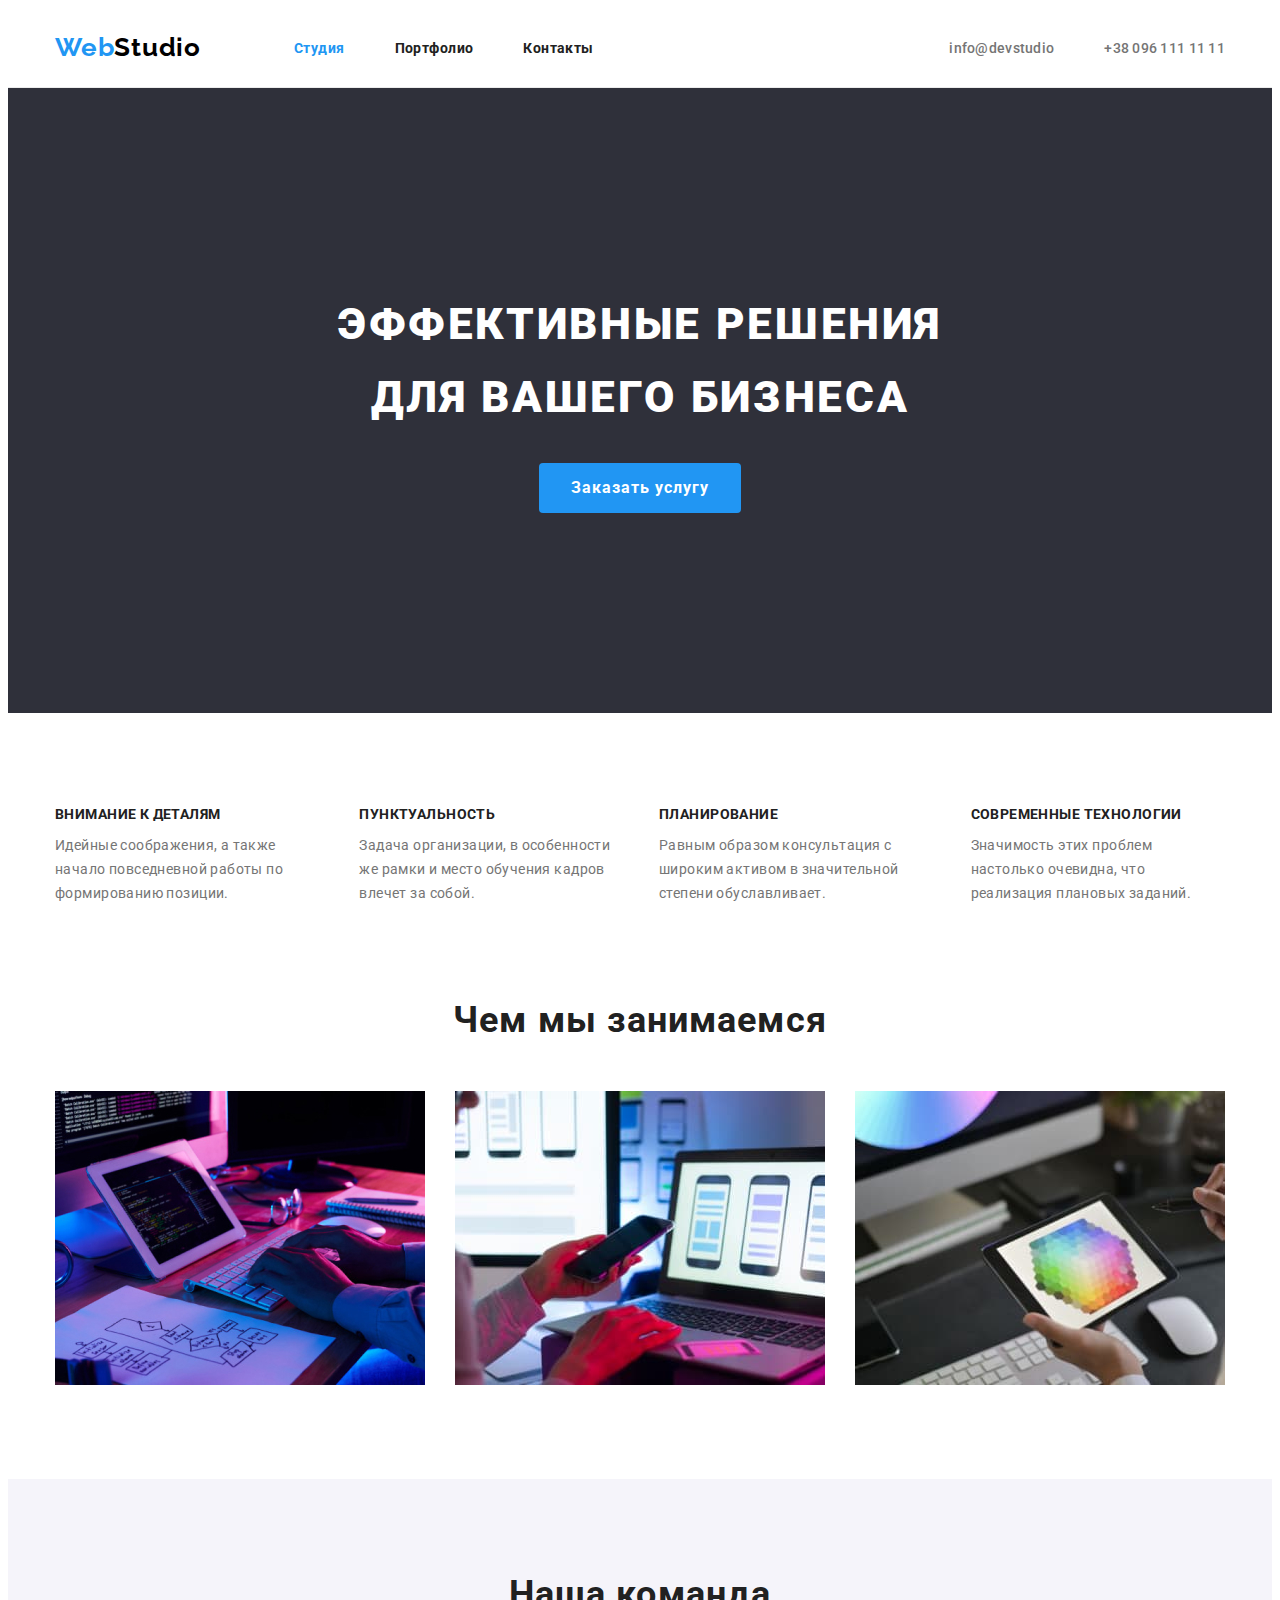
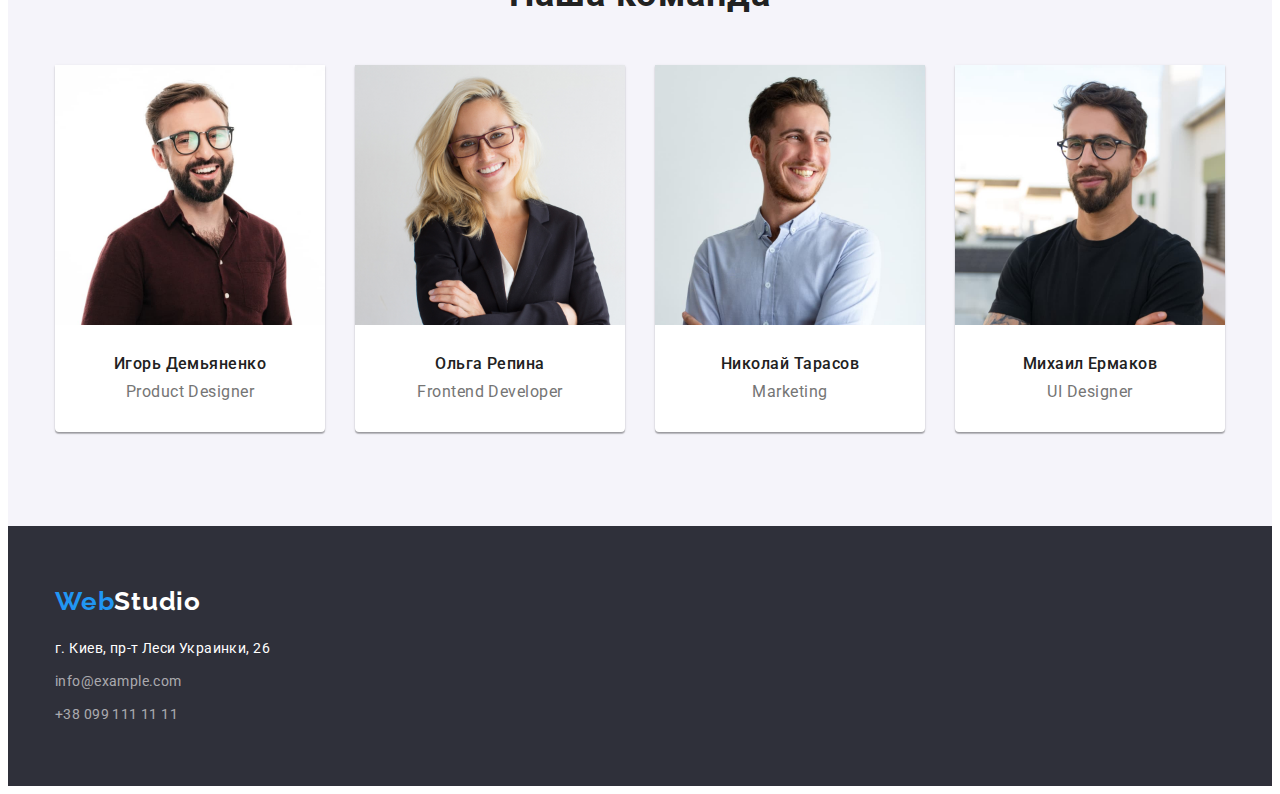
<file: index.html>
<!DOCTYPE html>
<html lang="en">
  <head>
    <meta charset="UTF-8" />
    <meta http-equiv="X-UA-Compatible" content="IE=edge" />
    <meta name="viewport" content="width=device-width, initial-scale=1.0" />
    <title>WebStudio</title>
    <link rel="stylesheet" href="https://cdnjs.cloudflare.com/ajax/libs/modern-normalize/1.1.0/modern-normalize.min.css" integrity="sha512-wpPYUAdjBVSE4KJnH1VR1HeZfpl1ub8YT/NKx4PuQ5NmX2tKuGu6U/JRp5y+Y8XG2tV+wKQpNHVUX03MfMFn9Q==" crossorigin="anonymous" referrerpolicy="no-referrer" />
    <link rel="preconnect" href="https://fonts.gstatic.com">
<link href="https://fonts.googleapis.com/css2?family=Raleway:wght@700&family=Roboto:wght@400;500;700;900&display=swap" rel="stylesheet">
    
    <link rel="stylesheet" href="./css/styles.css" />
  </head>
  <body>
    <!-- HEADER -->
    <header class="header">
      <div class="container header-container">
      <a href="" class="company link name-company-container"
        ><span class=" company-span">Web</span>Studio</a
      >
<!-- Navigation -->
      <nav class="navigation">
        <ul class="nav-link-container link list">
          <li class="nav-item"><a class="nav-link-title link current" href="./index.html" >Cтудия</a></li>
          <li class="nav-item"><a class="nav-link-title link " href="./portfolio.html">Портфолио</a></li>
          <li class="nav-item"><a class="nav-link-title link " href="#" >Контакты</a></li>
        </ul>
      </nav>
      <ul class="header-link-container list ">
        <li class="header-link-container-item">
          <a href="mailto:info@devstudio" class="nav-link link">info@devstudio</a>
        </li>
        <li>
          <a href="tel:+380961111111" class="nav-link link"
            >+38 096 111 11 11</a
          >
        </li>
      </ul>
    </div>
    </header>
    <!--Main content section-->
    <main>
      <section class="main-section">
        <div class="container">
        <h1 class="main-title main-title-section">Эффективные решения <br>для вашего бизнеса</h1>
        <button type="button" class="main-btn main-btn-section">Заказать услугу</button>
      </div>
      </section>
      <section class="section-advantages">
       <div class="container"> 
        <h2 class="visually-hidden">Наши преимущества</h2>
        <ul class="section-list">
          <li class="list section-item">
            <h3 class="link-title  title-list-advantages ">Внимание к деталям</h3>
            <p class="link-text">
              Идейные соображения, а также начало повседневной работы по
              формированию позиции.
            </p>
          </li>
          <li class="list section-item ">
            <h3 class="link-title title-list-advantages">Пунктуальность</h3>
            <p class="link-text">
              Задача организации, в особенности же рамки и место обучения кадров
              влечет за собой.
            </p>
          </li>
          <li class="list section-item ">
            <h3 class="link-title title-list-advantages">Планирование</h3>
            <p class="link-text">
              Равным образом консультация с широким активом в значительной
              степени обуславливает.
            </p>
          </li>
          <li class="list section-item ">
            <h3 class="link-title title-list-advantages">Современные технологии</h3>
            <p class="link-text">
              Значимость этих проблем настолько очевидна, что реализация
              плановых заданий.
            </p>
          </li>
        </ul>
      </div>
      </section>

      <section class="section">
        <div class=" container">
        <h2 class="section-title">Чем мы занимаемся</h2>
        <ul class="section-list">
          <li class="section-item  list">
            <img
              src="./images/box 1.jpg"
              alt="Работник пишет код"
              width="370"
              height="294"
            />
          </li>
          <li class="section-item  list">
            <img
              src="./images/box 2.jpg"
              alt="Работник занимается дизайном"
              width="370"
              height="294"
            />
          </li>
          <li class="section-item  list">
            <img
              src="./images/box 3.jpg"
              alt="Работник занимается рисовкой"
              width="370"
              height="294"
            />
          </li>
        </ul>
      </div>
      </section>

      <section class="our-team section">
        <div class=" container">
        <h2 class="section-title">Наша команда</h2>
        
        <ul class="section-list">
          <li class="section-item our-team-content list">
            <img
              src="./images/img.jpg"
              alt=" фото Игоря Демьяненко"
              width="270"
              height="260"
            />
            <div class="our-team-box">
            <h3 class="section-title-list ">Игорь Демьяненко</h3>
            <p class="section-text card-content">Product Designer</p>
          </div>
          </li>
          <li class="section-item our-team-content list">
            <img
              src="./images/img 2.jpg"
              alt=" фото Ольги Репиной"
              width="270"
              height="260"
            />
            <div class="our-team-box">
            <h3 class="section-title-list ">Ольга Репина</h3>
            <p class="section-text card-content">Frontend Developer</p>
          </div>
          </li>
          <li class="section-item our-team-content list">
            <img
              src="./images/img 3.jpg"
              alt="фото Николая Тарасова"
              width="270"
              height="260"
            />
            <div class="our-team-box">
            <h3 class="section-title-list ">Николай Тарасов</h3>
            <p class="section-text card-content">Marketing</p>
          </div>
          </li>
          <li class="section-item our-team-content list">
            <img
              src="./images/img 4.jpg"
              alt=" фото Михаила Ермакова"
              width="270"
              height="260"
            />
            <div class="our-team-box">
            <h3 class="section-title-list">Михаил Ермаков</h3>
            <p class="section-text card-content">UI Designer</p>
          </div>
          </li>
        </ul>
      </div>
      </section>
    </main>
    <!--footer-->
    <footer class="footer-section">
      <div class="container ">
      <a href="" class="link footer-name-company"
        ><span class="company-span "><span>Web</span><span class="name-company-span">Studio</span></a>
      
      <address class="address-text footer-content">г. Киев, пр-т Леси Украинки, 26</address>
      <ul class="footer-list">
        <li class="footer-item list"><a href="mailto:info@example.com" class="footer-link link">info@example.com</a></li>
        <li class="footer-item list"><a href="tel:+380991111111" class="footer-link link">+38 099 111 11 11</a></li>
      </ul>
    </div>
    </footer>
  </body>
</html>
</file>
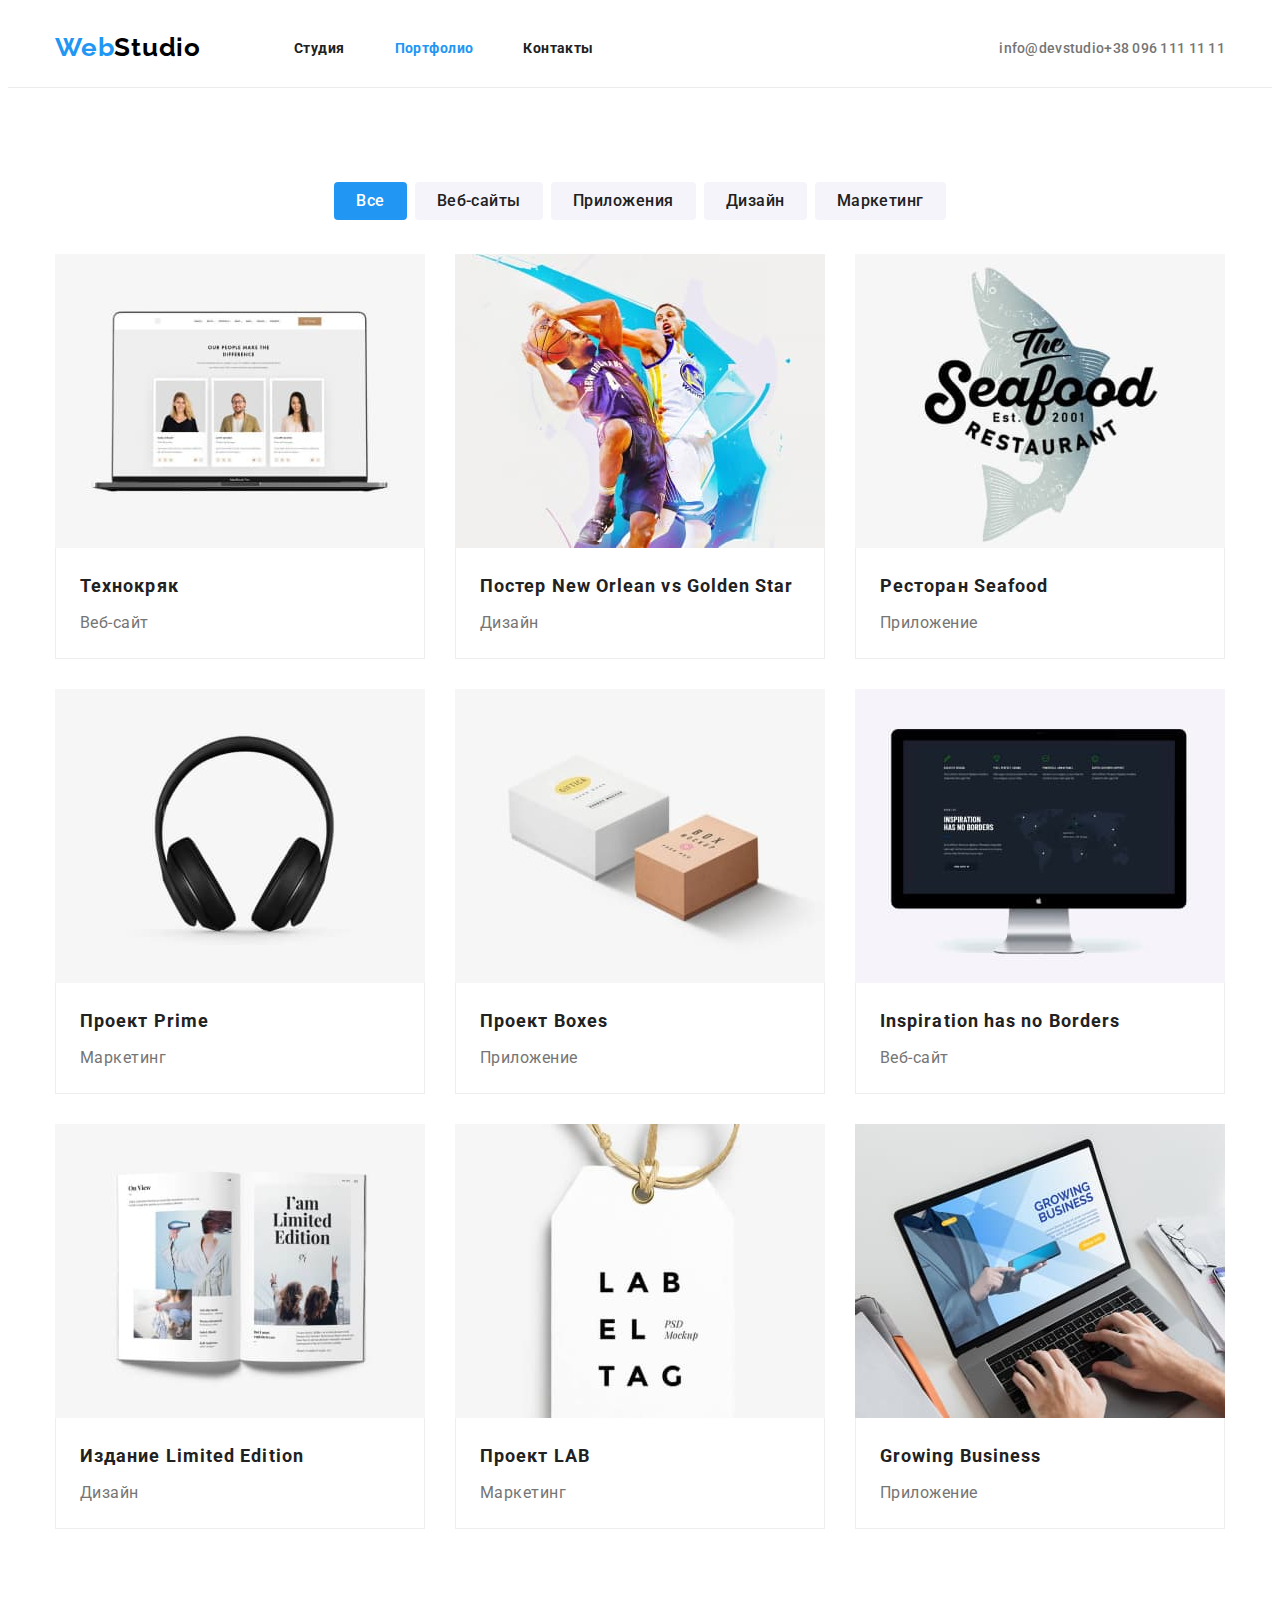
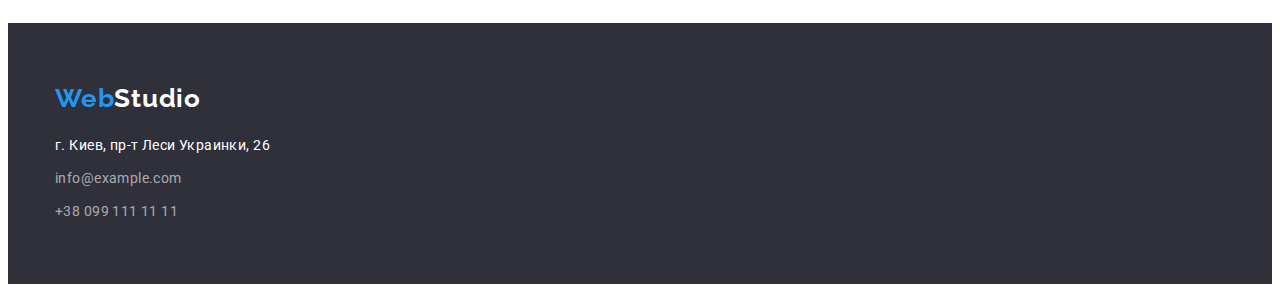
<file: portfolio.html>
<!DOCTYPE html>
<html lang="en">
  <head>
    <meta charset="UTF-8" />
    <meta http-equiv="X-UA-Compatible" content="IE=edge" />
    <meta name="viewport" content="width=device-width, initial-scale=1.0" />
    <title>Портфолио</title>
    <link rel="stylesheet" href="https://cdnjs.cloudflare.com/ajax/libs/modern-normalize/1.1.0/modern-normalize.min.css" integrity="sha512-wpPYUAdjBVSE4KJnH1VR1HeZfpl1ub8YT/NKx4PuQ5NmX2tKuGu6U/JRp5y+Y8XG2tV+wKQpNHVUX03MfMFn9Q==" crossorigin="anonymous" referrerpolicy="no-referrer" />
    <link rel="preconnect" href="https://fonts.gstatic.com">
<link href="https://fonts.googleapis.com/css2?family=Raleway:wght@700&family=Roboto:wght@400;500;700;900&display=swap" rel="stylesheet">
    <link rel="stylesheet" href="./css/styles.css" />
  </head>
  <body>
    <!-- HEADER -->
    <header class="header">
      <div class="container header-container">
        <a href="" class="company link name-company-container "
        ><span class="company-span">Web</span>Studio</a>
     
      
       <!-- Navigation -->
      <nav class="navigation">
        <ul class="nav-link-container link list">
          <li class="nav-item"><a href="./index.html" class="nav-link-title link ">Cтудия</a></li>
          <li class="nav-item"><a href="./portfolio.html" class="nav-link-title link  current">Портфолио</a></li>
          <li class="nav-item"><a href="" class="nav-link-title link  ">Контакты</a></li>
        </ul>
      </nav>
      <ul class="header-link-container list">
        <li>
          <a href="mailto:info@devstudio" class="nav-link link header-link-container-item">info@devstudio</a>
        </li>
        <li>
          <a href="tel:+380961111111" class="nav-link link">+38 096 111 11 11</a>
         
        </li>
      </ul>
    </div>
    </header>
    <!-- Main content section -->
    <main>
    <section class="section" >
      <div class="container">
    <ul class="portfolio-list-button list ">
      <li class="portfolio-list-item"><button type="button" class="portfolio-button current">Все</button></li>
      <li class="portfolio-list-item"><button type="button" class="portfolio-button">Веб-сайты</button></li>
      <li class="portfolio-list-item"><button type="button" class="portfolio-button">Приложения</button></li>
      <li class="portfolio-list-item"><button type="button" class="portfolio-button">Дизайн</button></li>
      <li class="portfolio-list-item"><button type="button" class="portfolio-button">Маркетинг</button></li>
   
    </ul>
       <ul class="portfolio list portfolio-card-set ">
         
        <li class="portfolio-item"><img src="./images/img1.jpg" width="370" height="294" alt="Ноутбук с открытыми фотографиями людей" >
          <div class="portfolio-card-content">
        <h3 class="portfolio-title">Технокряк</h3>
        <p class="portfolio-text">Веб-сайт</p>
      </div>
       </li>
        <li class="portfolio-item"><img src="./images/img2.jpg" width="370" height="294" alt="Игра в баскетбол"> 
          <div class="portfolio-card-content">
        <h3 class="portfolio-title">Постер New Orlean vs Golden Star</h3> 
        <p class="portfolio-text">Дизайн</p>
        </div> 
      </li>
        <li class="portfolio-item"><img src="./images/img3.jpg"width="370" height="294" alt="Логотип ресторана">
          <div class="portfolio-card-content">
        <h3 class="portfolio-title">Ресторан Seafood</h3>
        <p class="portfolio-text">Приложение</p> 
      </div>
        </li>  
        <li class="portfolio-item"><img src="./images/img4.jpg"width="370" height="294" alt="Наушники">
          <div class="portfolio-card-content">
        <h3 class="portfolio-title">Проект Prime</h3>
        <p class="portfolio-text">Маркетинг</p>
      </div>
      </li>   
        <li class="portfolio-item"><img src="./images/img5.jpg"width="370" height="294" alt="Коробки с содержимым">
          <div class="portfolio-card-content">
        <h3 class="portfolio-title">Проект Boxes</h3>
        <p class="portfolio-text">Приложение</p> 
      </div>
      </li>  
        <li class="portfolio-item"><img src="./images/img6.jpg"width="370" height="294" alt="Открытый сайт">
          <div class="portfolio-card-content">
        <h3 class="portfolio-title">Inspiration has no Borders</h3>
        <p class="portfolio-text">Веб-сайт</p>
      </div>
      </li>
        <li class="portfolio-item"><img src="./images/img7.jpg"width="370" height="294" alt="Открытый  журнал">
          <div class="portfolio-card-content">
        <h3 class="portfolio-title">Издание Limited Edition</h3>
        <p class="portfolio-text">Дизайн</p>
      </div> 
      </li>  
        <li class="portfolio-item"><img src="./images/img8.jpg"width="370" height="294" alt="Бирка с надписью магазина">
          <div class="portfolio-card-content">
        <h3 class="portfolio-title">Проект LAB</h3> 
        <p class="portfolio-text">Маркетинг</p> 
      </div>
      </li> 
        <li class="portfolio-item"><img src="./images/img9.jpg"width="370" height="294" alt="Открытое приложение">
          <div class="portfolio-card-content">
        <h3 class="portfolio-title">Growing Business</h3>
        <p class="portfolio-text">Приложение</p>
      </li>
       </ul>
      </div>
      </section>
    </main>
  <!-- --footer--> 
  <footer class="footer-section">
    <div class="container ">
    <a href="" class="link footer-name-company"
      ><span class="company-span "><span>Web</span><span class="name-company-span">Studio</span></a>
    
    <address class="address-text footer-content">г. Киев, пр-т Леси Украинки, 26</address>
    <ul class="footer-list">
      <li class="footer-item list"><a href="mailto:info@example.com" class="footer-link link">info@example.com</a></li>
      <li class="footer-item list"><a href="tel:+380991111111" class="footer-link link">+38 099 111 11 11</a></li>
    </ul>
  </div>
  </footer>
  </body>
</html>
</file>
<file: css/styles.css>
:root {
  --title-color: #212121;
  --text-color: #757575;
  --color-button: #ffff;
  --primary-background: #2f303a;
  --color-link-title: #2196f3;
  --background-button: #2196f3;
  --main-title-color: #ffff;
  --our-team-background: #f5f4fa;
  --address-text-color: #ffff;
  --color-link-footer: #ffff;
  --company-text-color: #000000;
  --background-portfolio-button: #f5f4fa;
}

h1,
h2,
h3,
h4,
h5,
h6,
p {
  margin-top: 0;
  margin-bottom: 0;
  padding-left: 0;
}

.list {
  list-style: none;
}
ul,
ol {
  margin-top: 0;
  margin-bottom: 0;
  padding-left: 0;
}
img {
  display: block;
}
.link {
  text-decoration: none;
}
body {
  font-family: Roboto, sans-serif;
}
.visually-hidden {
  position: absolute;
  width: 1px;
  height: 1px;
  margin: -1px;
  border: 0;
  padding: 0;

  white-space: nowrap;
  clip-path: inset(100%);
  clip: rect(0 0 0 0);
  overflow: hidden;
}
*,
*::before,
*::after {
  box-sizing: border-box;
}

/* HEADER */
.container {
  width: 1200px;
  margin-left: auto;
  margin-right: auto;
  padding-left: 15px;
  padding-right: 15px;
}
.header {
  border-bottom: 1px solid #ececec;
  padding-top: 24px;
  padding-bottom: 24px;
}
.header-container {
  display: flex;
  align-items: center;
}
.navigation {
  display: flex;
}
.nav-link-container {
  display: flex;
}
.header-link-container {
  display: flex;
  margin-left: auto;
}
.header-link-container-item:not(:last-child) {
  margin-right: 50px;
}
.name-company-container {
  margin-right: 93px;
}
.nav-item:not(:last-child) {
  margin-right: 50px;
}
.company {
  font-family: Raleway, sans-serif;
  font-weight: bold;
  font-size: 26px;
  line-height: 1.19;
  letter-spacing: 0.03em;
  color: var(--company-text-color);
}
.company-span {
  font-family: Raleway, sans-serif;
  font-weight: bold;
  font-size: 26px;
  line-height: 1.19;
  letter-spacing: 0.03em;
  color: var(--color-link-title);
}
.nav-link-title {
  font-weight: bold;
  font-size: 14px;
  line-height: 1.14;
  letter-spacing: 0.03em;
  color: var(--title-color);
}
.nav-link-title:hover,
.nav-link-title:focus {
  color: var(--color-link-title);
}
.nav-link-title.current {
  color: var(--color-link-title);
}

.nav-link {
  font-weight: 500;
  font-size: 14px;
  line-height: 1.14;
  letter-spacing: 0.02em;
  color: var(--text-color);
}
.nav-link:hover,
.nav-link:focus {
  color: var(--color-link-title);
}
/* main content section */
.section {
  padding-top: 94px;
  padding-bottom: 94px;
}
.main-title {
  font-weight: 900;
  font-size: 44px;
  line-height: 1.65;
  text-align: center;
  letter-spacing: 0.06em;
  text-transform: uppercase;
  color: var(--main-title-color);
  margin-bottom: 30px;
}
.main-section {
  background: var(--primary-background);
  text-align: center;
  padding-top: 200px;
  padding-bottom: 200px;
}
.main-btn {
  background: var(--background-button);
  cursor: pointer;
  font-family: inherit;
  font-weight: bold;
  font-size: 16px;
  line-height: 1.87;
  text-align: center;
  letter-spacing: 0.06em;
  padding: 10px 32px;
  border-radius: 4px;
  border: 0;
  color: var(--color-button);
}
/* section components */
.section-list {
  display: flex;
}
.section-item:not(:last-child) {
  margin-right: 30px;
}

/* Card */

.card-content {
  margin-top: 9px;
}
/* Advantages */
.title-list-advantages {
  margin-bottom: 10px;
}
.section-advantages {
  padding-top: 94px;
}
.link-title {
  text-transform: uppercase;
  font-weight: bold;
  font-size: 14px;
  line-height: 1.14;
  letter-spacing: 0.03em;
  color: var(--title-color);
}
.link-text {
  font-size: 14px;
  line-height: 24px;
  letter-spacing: 0.03em;
  color: var(--text-color);
}
.our-team-box {
  padding: 30px 32px;
}
.our-team-content {
  background: #ffffff;
  border-radius: 0px 0px 4px 4px;
  box-shadow: 0px 1px 3px rgba(0, 0, 0, 0.12), 0px 1px 1px rgba(0, 0, 0, 0.14),
    0px 2px 1px rgba(0, 0, 0, 0.2);
}
.our-team {
  background: var(--our-team-background);
}

/* What are we doing */

.section-title {
  font-weight: bold;
  font-size: 36px;
  line-height: 42px;
  text-align: center;
  letter-spacing: 0.03em;
  color: var(--title-color);
  margin-bottom: 50px;
}
.section-title-list {
  font-family: Roboto;
  font-style: normal;
  font-weight: 500;
  font-size: 16px;
  line-height: 1.18;
  text-align: center;
  letter-spacing: 0.03em;
  color: var(--title-color);
}
.section-text {
  font-size: 16px;
  line-height: 1.18;
  text-align: center;
  letter-spacing: 0.03em;
  color: var(--text-color);
}
/* Footer components */
.footer-item:not(:last-child) {
  margin-bottom: 9px;
}
.footer-name-company {
  margin-bottom: 20px;
  display: block;
}

/* Footer */
.footer-section {
  background: var(--primary-background);
  padding-top: 60px;
  padding-bottom: 60px;
}
.name-company-span {
  font-family: Raleway, sans-serif;
  font-weight: bold;
  font-size: 26px;
  line-height: 1.19;
  letter-spacing: 0.03em;
  color: var(--main-title-color);
}
.address-text {
  font-style: normal;
  font-size: 14px;
  line-height: 1.71;
  letter-spacing: 0.03em;
  color: var(--address-text-color);
}
.footer-list {
  margin-top: 9px;
}
.footer-link {
  font-size: 14px;
  line-height: 1.71;
  letter-spacing: 0.03em;
  color: rgba(255, 255, 255, 0.6);
}
.footer-link:hover,
focus {
  color: var(--color-link-footer);
}
/* Portfolio */
.portfolio-list-item:not(:last-child) {
  margin-right: 8px;
}
.portfolio-list-button {
  display: flex;
  justify-content: center;
  margin-bottom: 34px;
}
.portfolio-card-set {
  padding: 0;
  margin: 0;
  display: flex;
  flex-wrap: wrap;
  margin-left: -30px;
  margin-top: -30px;
}
.portfolio-card-set > .portfolio-item {
  flex-basis: calc(100% / 3- 30px);
  margin-left: 30px;
  margin-top: 30px;
}
.portfolio-card-content {
  padding: 20px 24px;
  border: 1px solid #eeeeee;
  border-top: 0;
}

.portfolio-button {
  font-family: inherit;
  background: var(--background-portfolio-button);
  cursor: pointer;
  font-weight: 500;
  font-size: 16px;
  line-height: 1.62;
  letter-spacing: 0.03em;
  border: 0;
  padding: 6px 22px;
  border-radius: 4px;
  color: var(--title-color);
}
.portfolio-button:hover,
.portfolio-button:focus {
  background: var(--background-button);
  color: var(--color-button);
}
.portfolio-button.current {
  background: var(--background-button);
  color: var(--color-button);
}

.portfolio-title {
  font-weight: bold;
  font-size: 18px;
  line-height: 2;
  letter-spacing: 0.06em;
  margin-bottom: 4px;
  color: var(--title-color);
}
.portfolio-text {
  font-size: 16px;
  line-height: 30px;
  letter-spacing: 0.03em;

  color: var(--text-color);
}
</file>
